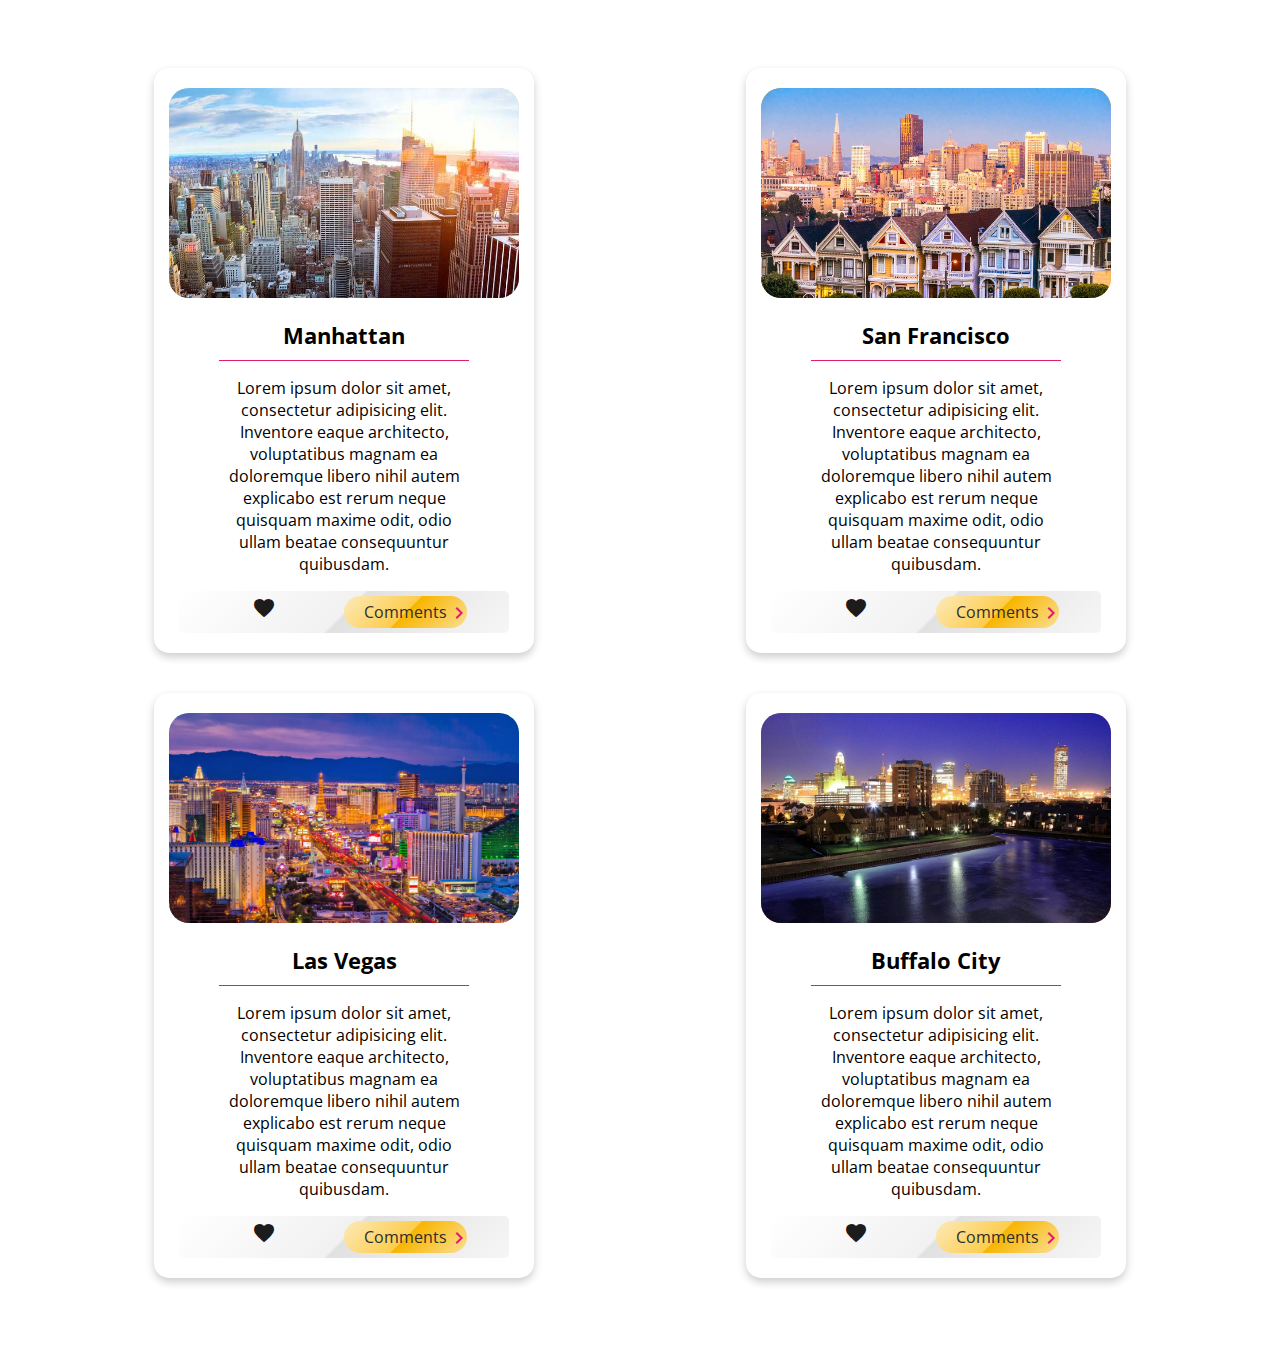
<file: index.html>
<!DOCTYPE html>
<html lang="en">
  <head>
    <meta charset="UTF-8" />
    <meta http-equiv="X-UA-Compatible" content="IE=edge" />
    <meta name="viewport" content="width=device-width, initial-scale=1.0" />
    <link rel="stylesheet" href="style.css" />
    <link rel="stylesheet" href="https://fonts.googleapis.com/css2?family=Material+Symbols+Outlined:opsz,wght,FILL,GRAD@20..48,100..700,0..1,-50..200" />
    <link
      href="https://fonts.googleapis.com/icon?family=Material+Icons"
      rel="stylesheet"
    />
    <link rel="preconnect" href="https://fonts.gstatic.com" />
    <link
      href="https://fonts.googleapis.com/css2?family=Open+Sans:wght@300;400&display=swap"
      rel="stylesheet"
    />
		


    <title>Cards Example</title>
  </head>
  <body id="body">
    <div class="card">
			<section class="box_item lightblue">
      <a href="https://www.nycgo.com/boroughs-neighborhoods/manhattan/">
        <img src="./images/NYimg.jpg" alt="Manhattan"/>
				<span class="span_symbol">
					<i class="material-symbols-outlined">
						camera_enhance
				</i> 

				</span>
      </a>
		 </section>
      <div class="cont-city-name">
        <h3>Manhattan</h3>
        <p>
					Lorem ipsum dolor sit amet, consectetur adipisicing elit. Inventore
          eaque architecto, voluptatibus magnam ea doloremque libero nihil autem
          explicabo est rerum neque quisquam maxime odit, odio ullam beatae
          consequuntur quibusdam.
        </p>
      </div>
      <div class="cont_down">
        
        
          <a id="likeIt" class="material-icons like"> favorite  </a>
         
          
          <a class="a_down" href="./forms/comments.html">Comments<i id="i_arrow" class="material-icons"> chevron_right </i></a>
        </div>
      
        

        
      </div>
    </div>
    <div class="card">
			<section class="box_item orange">
      <a href="https://www.sftravel.com/">
        <img src="./images/SanFRAimg.jpg" alt="San Francisco" />
				<span class="span_symbol">
					<i class="material-symbols-outlined">
						camera_enhance
				</i> 

				</span>
      </a>
		</section>
      <div class="cont-city-name">
        <h3>San Francisco</h3>
        <p>
          Lorem ipsum dolor sit amet, consectetur adipisicing elit. Inventore
          eaque architecto, voluptatibus magnam ea doloremque libero nihil autem
          explicabo est rerum neque quisquam maxime odit, odio ullam beatae
          consequuntur quibusdam.
        </p>
      </div>
      <div class="cont_down">
        <a id="likeIt" class="material-icons like"> favorite </a>
        <a class="a_down" href="./forms/comments.html"">Comments<i id="i_arrow" class="material-icons"> chevron_right </i></a>
      </div>
    </div>

    <div class="card">
			<section class="box_item green">
      <a href="https://www.visitlasvegas.com/">
        <img src="./images/VEGASimg.jpg" alt="Las Vegas" />
				<span class="span_symbol">
					<i class="material-symbols-outlined">
						camera_enhance
				</i> 

				</span>
			
      </a>
		</section>
      <div class="cont-city-name">
        <h3>Las Vegas</h3>
        <p>
          Lorem ipsum dolor sit amet, consectetur adipisicing elit. Inventore
          eaque architecto, voluptatibus magnam ea doloremque libero nihil autem
          explicabo est rerum neque quisquam maxime odit, odio ullam beatae
          consequuntur quibusdam.
        </p>
      </div>
      <div class="cont_down">
        <a id="likeIt"  class="material-icons like"> favorite </a>
        <a class="a_down" href="./forms/comments.html"">Comments<i id="i_arrow" class="material-icons"> chevron_right </i></a>
      </div>
    </div>
    <div class="card">
			<section class="box_item red">
      <a href="https://www.visitbuffaloniagara.com/see-do/">
        <img id="img_bf" src="./images/buffaloCity.jpg" alt="Buffalo City"  />
				<span class="span_symbol">
					<i class="material-symbols-outlined">
						camera_enhance
				</i> 

				</span>
      </a>
		</section>
      <div class="cont-city-name">
        <h3>Buffalo City</h3>
        <p>
          Lorem ipsum dolor sit amet, consectetur adipisicing elit. Inventore
          eaque architecto, voluptatibus magnam ea doloremque libero nihil autem
          explicabo est rerum neque quisquam maxime odit, odio ullam beatae
          consequuntur quibusdam.
        </p>
      </div>
      <div class="cont_down">
        <a id="likeIt" class="material-icons like"> favorite </a>
        <a class="a_down" href="./forms/comments.html"">Comments<i id="i_arrow" class="material-icons"> chevron_right </i></a>
      </div>
    </div>
    </div>
  </body>
  <script src="like.js"></script>
</html>
</file>
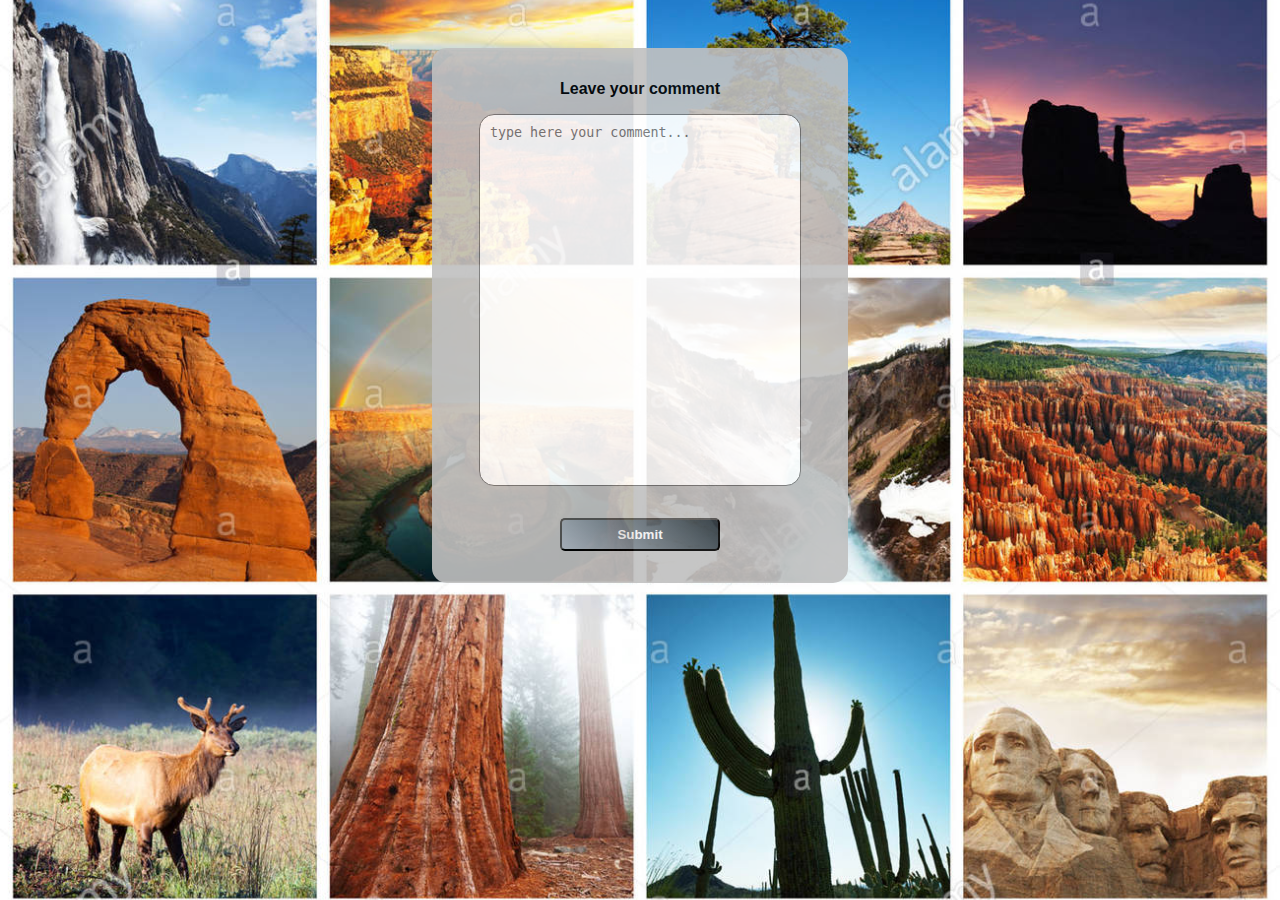
<file: forms/comments.html>
<!DOCTYPE html>
<html lang="en">
  <head>
    <meta charset="UTF-8" />
    <meta http-equiv="X-UA-Compatible" content="IE=edge" />
    <meta name="viewport" content="width=device-width, initial-scale=1.0" />
    
    <title>Document</title>
    <link rel="stylesheet" href="styleComments.css" />
    <link rel="stylesheet" href="../style.css">
    <link href="https://fonts.googleapis.com/css2?family=Prompt:ital,wght@1,300&display=swap" rel="stylesheet">
  </head>
  <body id="body">
    <div class="main">
		<section>
      <label for="comments">Leave your comment</label>
      <div class="box__txt">
        <textarea name="comments" id="comments" cols="30" rows="10" placeholder="type here your comment..."></textarea>
      </div>
		</section>
      <button id="btn">Submit</button>
    </div>
  </body>
 <script src="index.js"></script>
 <script src="../like.js"></script>
</html>
</file>
<file: style.css>
body {
  display: flex;
	align-content: center;
  justify-content: space-around;
  font-family: "Open Sans", sans-serif;
  padding: 40px;
}

@media only screen and (max-width: 1300px ){
  body{
    display: flex;
    flex-wrap: wrap;
  }
}


.card {
  border-radius: 15px;
  padding: 15px;
	padding-top: 20px;
	padding-bottom: 20px;	
  box-shadow: 0 4px 8px 0 rgba(0, 0, 0, 0.2);
  margin: 20px 20px;
  transition: 0.3s;
  text-align: center;
	position: relative;
}


img{
	width:350px;
	height: 270px;
	max-height: 210px;
	border-radius: 20px;
	cursor: pointer;
	vertical-align: top;
	
}


.lightblue{
	background-color:#ADD8E6;
	border-radius: 20px;
}

.orange{
	background-color: #f8b500;
	border-radius: 20px;
}

.green{
	background-color: #7FFFD4;
	border-radius: 20px;
}

.red{
	background-color: coral;
	border-radius: 20px;
}


.box_item:hover img{
	opacity: 0.3;
  filter: grayscale(100%);
}

.box_item *{
	transition: all .35s ease-in-out;
}

box-item {
	transform: translate(-50%, -50%) scale(0);
	transition: transform 300ms 0ms cubic-bezier(0.6, -0.28, 0.735, 0.045);
	border-radius: 20px;
}

box-item:hover {
	transform: translate(-50%, -50%) scale(1);
	transition: transform 300ms 100ms cubic-bezier(0.175, 0.885, 0.32, 1.275);
}

.span_symbol{
	position: absolute;
  top: 25%;
  left: 45%;
	border-radius: 45px;
	background: #ffffff;
	width: 40px;
	height: 40px;
}


.material-symbols-outlined{
	position: absolute;
	color: #e31b6d;
  left: 20%;
	top: 20%;
}

.box_item .span_symbol{
	transform: scale(0);
}

.box_item:hover .span_symbol{
	transform: scale(1);
}


/*MOBILE*/

@media (max-width: 400px){
  .card{
    width: auto;
  }
  
  img{
    max-width: 280px;
    height: 180px;
  }

	.span_symbol{
		top: 20%;
		left: 45%;
		width: 35px;
		height: 35px;
	}


.material-symbols-outlined{
  left: 16%;
	top: 20%;
}

  p{
    font-size: 15px;
  }

  .a_down{
    font-size: 15px;
  }
}


.like.selected {
	color: #e31b6d;
}




.card:hover {
  box-shadow: 0 8px 16px 0 rgba(0, 0, 0, 0.2);
  transform: scale(1.1);
  transition: 1s;
}


.cont-city-name {
  display: block;
  margin-left: auto;
  margin-right: auto;
  text-align: center;
  width: 250px;
}

h3 {
  font-weight: bold;
  border-bottom: 1px solid #e31b6d;
  font-size: 22px;
  padding-bottom: 10px;
  margin-bottom: 10px;
}

.cont_down {
  display: flex;
  margin-top: 5px;
  padding: 5px;
  margin-left: 10px;
  margin-right: 10px;
  background: -webkit-linear-gradient(
    -45deg,
    #ffffff 0%,
    #f1f1f1 50%,
    #e1e1e1 51%,
    #f6f6f6 100%
  );
  border-radius: 5px;
}

.like-div{
  width: 200px;
  height: 100px;
  border-radius: 10px;
  border: 1px solid #e31b6d;
  text-align: center;
  position: absolute;
  top: 20px;
  background: -webkit-linear-gradient(left, #ffffff 0%,#e5e5e5 100%);
  color: #1c1c1c;
  padding: 10px;
  font-size: 15px;
  font-weight: bold;
}


/*.btnBox{
  margin-top: 50px;
}*/

.removeBtn{
  border-radius: 50%;
  text-align: center;
  width: 5px;
  height: auto;
  background-color: #e31b6d;
  color: #e31b6d;
  font-weight: bold;
  padding: 10px;
}



.like {
  width: 50%;
  text-align: center;
  color: #1c1c1c;
  cursor: pointer;
  position: relative;
	animation: heartbeat 1s infinite;
}

@keyframes heartbeat{
	0%{
		transform: scale(.75);
	}
	20%{
		transform: scale(1);
	}
	40%{
		transform: scale(.75);
	}
	60%{
		transform: scale(1);
	}
	80%{
		transform: scale(.75);
	}
	100%{
		transform: scale(.75);
	}
}

.about {
  text-align: center;
}

#i_arrow {
  position: absolute;
  color: #e31b6d;
  cursor: pointer;
}



.a_down {
  border-radius: 25px;
  background: -webkit-linear-gradient(
    -45deg,
    #fceabb 0%,
    #fccd4d 50%,
    #f8b500 51%,
    #fbdf93 100%
  );
  padding: 5px 20px;
  cursor: pointer;
  text-decoration: none;
  color: #302b2d;
  transition: color ease-in-out 0.5ms;
}

.a_down:focus,
.a_down:hover{
  color: #e31b6d;
  
}
</file>
<file: forms/styleComments.css>
body {
  display: flex;
  justify-content: center;
  align-items: center;
  background: -webkit-linear-gradient(
    left,
    rgba(63, 76, 107, 1) 0%,
    rgba(63, 76, 107, 1) 100%
  );
  font-family: "Prompt", sans-serif;
  background: url(../images/backgroundComments.jpg) no-repeat 50% 50% / cover;
  
}



.main {
  width: 22rem;
  height: auto;
  padding: 2rem;
  background-color:#C0C0C0;
  opacity: .9;
  border-radius: 15px;
  text-align: center;
	z-index: -1;
}

@media only screen and (max-width: 400px){
   .main{
     width: 15rem;
   }


}

.alert-div{
  width: 200px;
  height: 100px;
  border-radius: 10px;
  border: 1px solid #e31b6d;
  text-align: center;
  position: absolute;
  top: 20px;
  background: -webkit-linear-gradient(left, #ffffff 0%,#e5e5e5 100%);
  color: #1c1c1c;
  padding: 20px;
  font-size: 15px;
  font-weight: bold;
}

.box__txt {
  display: flex;
  justify-content: center;
  align-items: center;
  margin-top: 1em;
}

label {
  font-weight: bold;
}

textarea {
  margin-left: auto;
  margin-right: auto;
  resize: none;
  width: 300px;
  height: 350px;
  border-radius: 15px;
  padding: 10px;
}

button {
  margin-top: 2rem;
  width: 12em;
  height: 2.5em;
  border-radius: 5px;
  background: -webkit-linear-gradient(45deg, rgba(181,189,200,1) 0%,rgba(130,140,149,1) 36%,rgba(40,52,59,1) 100%); 
  font-weight: bolder;
  color: #f1f1f1;
  cursor: pointer;
 
}

button:focus,
button:hover{
  color: yellow;
   transition: 0.4s;
}

/* =======================
background list for comment
=================*/

/* background: url(../images/SanFRA_comment.jpg) no-repeat 50% 50% / cover;

background: url(../images/VegasComment.jpg) no-repeat 50% 50% / cover;

background: url(../images/ManhattanComment.jpg) no-repeat 50% 50% / cover;*/
</file>
